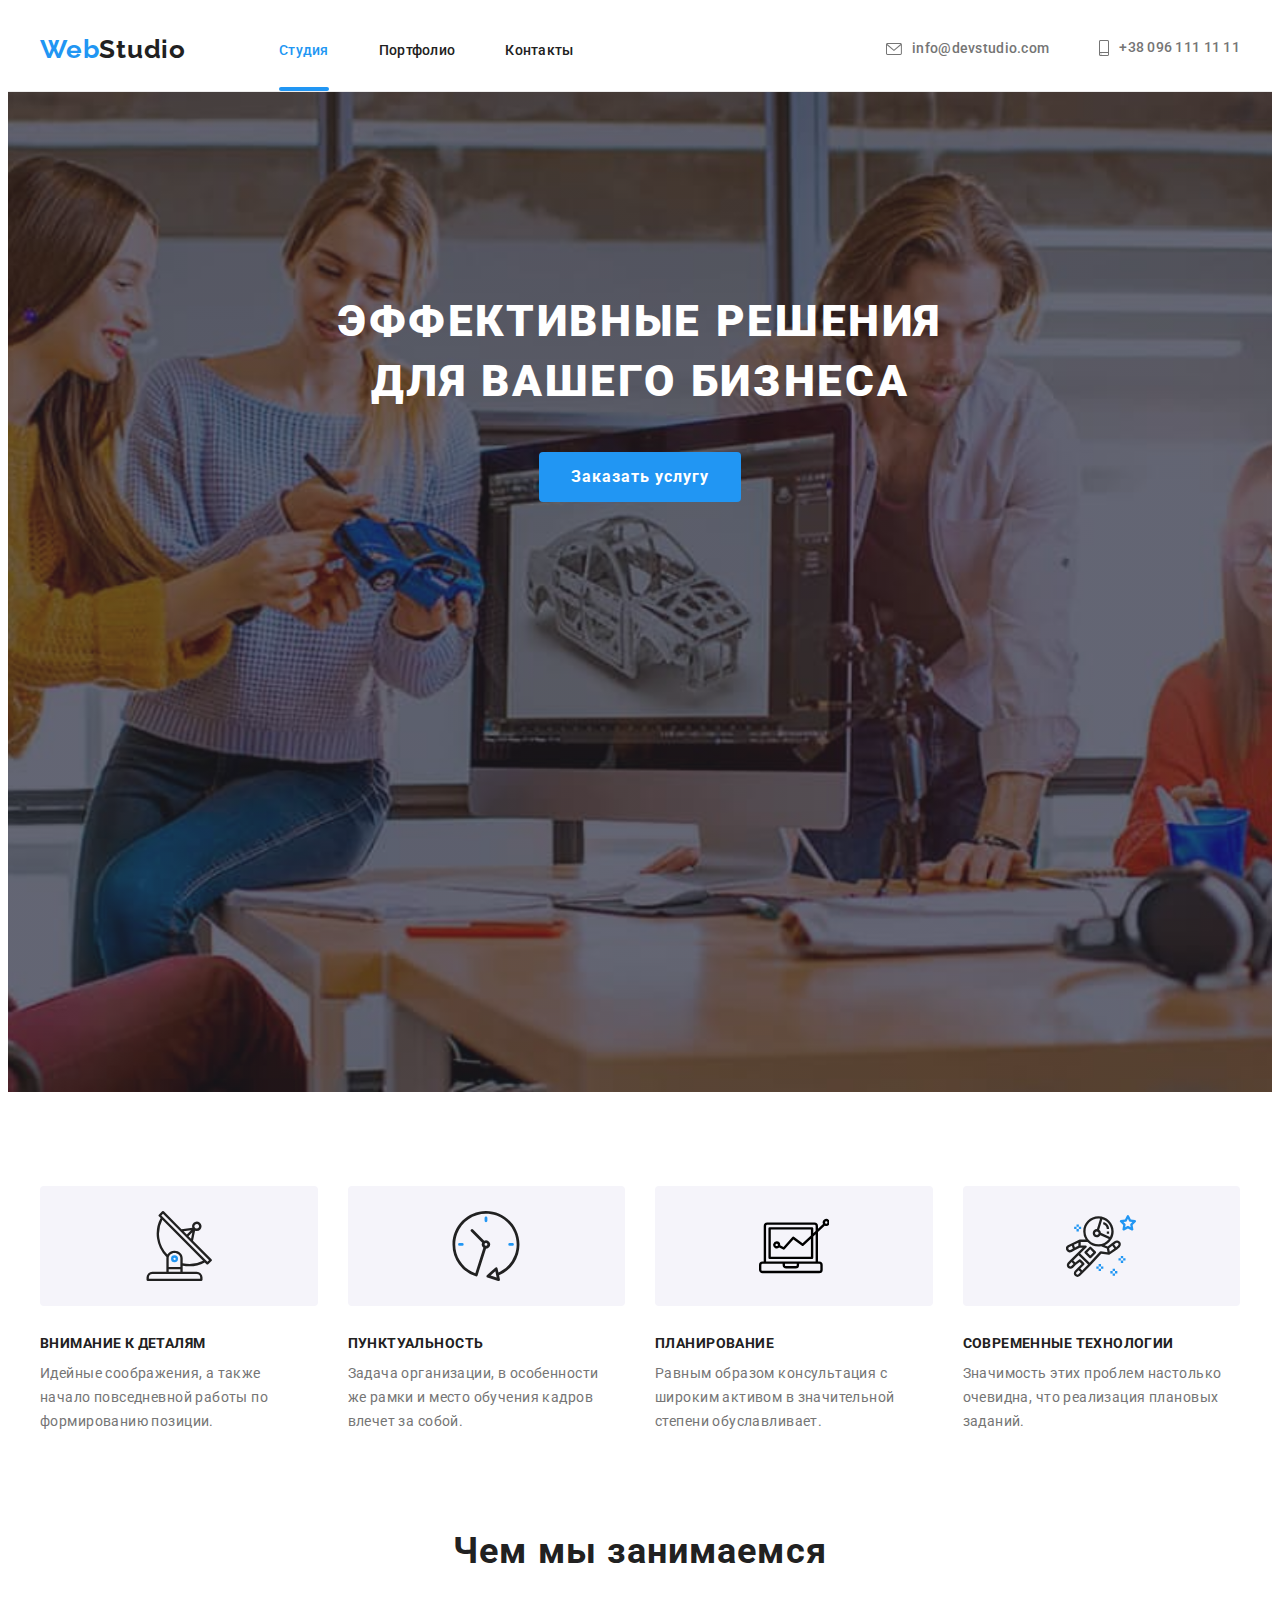
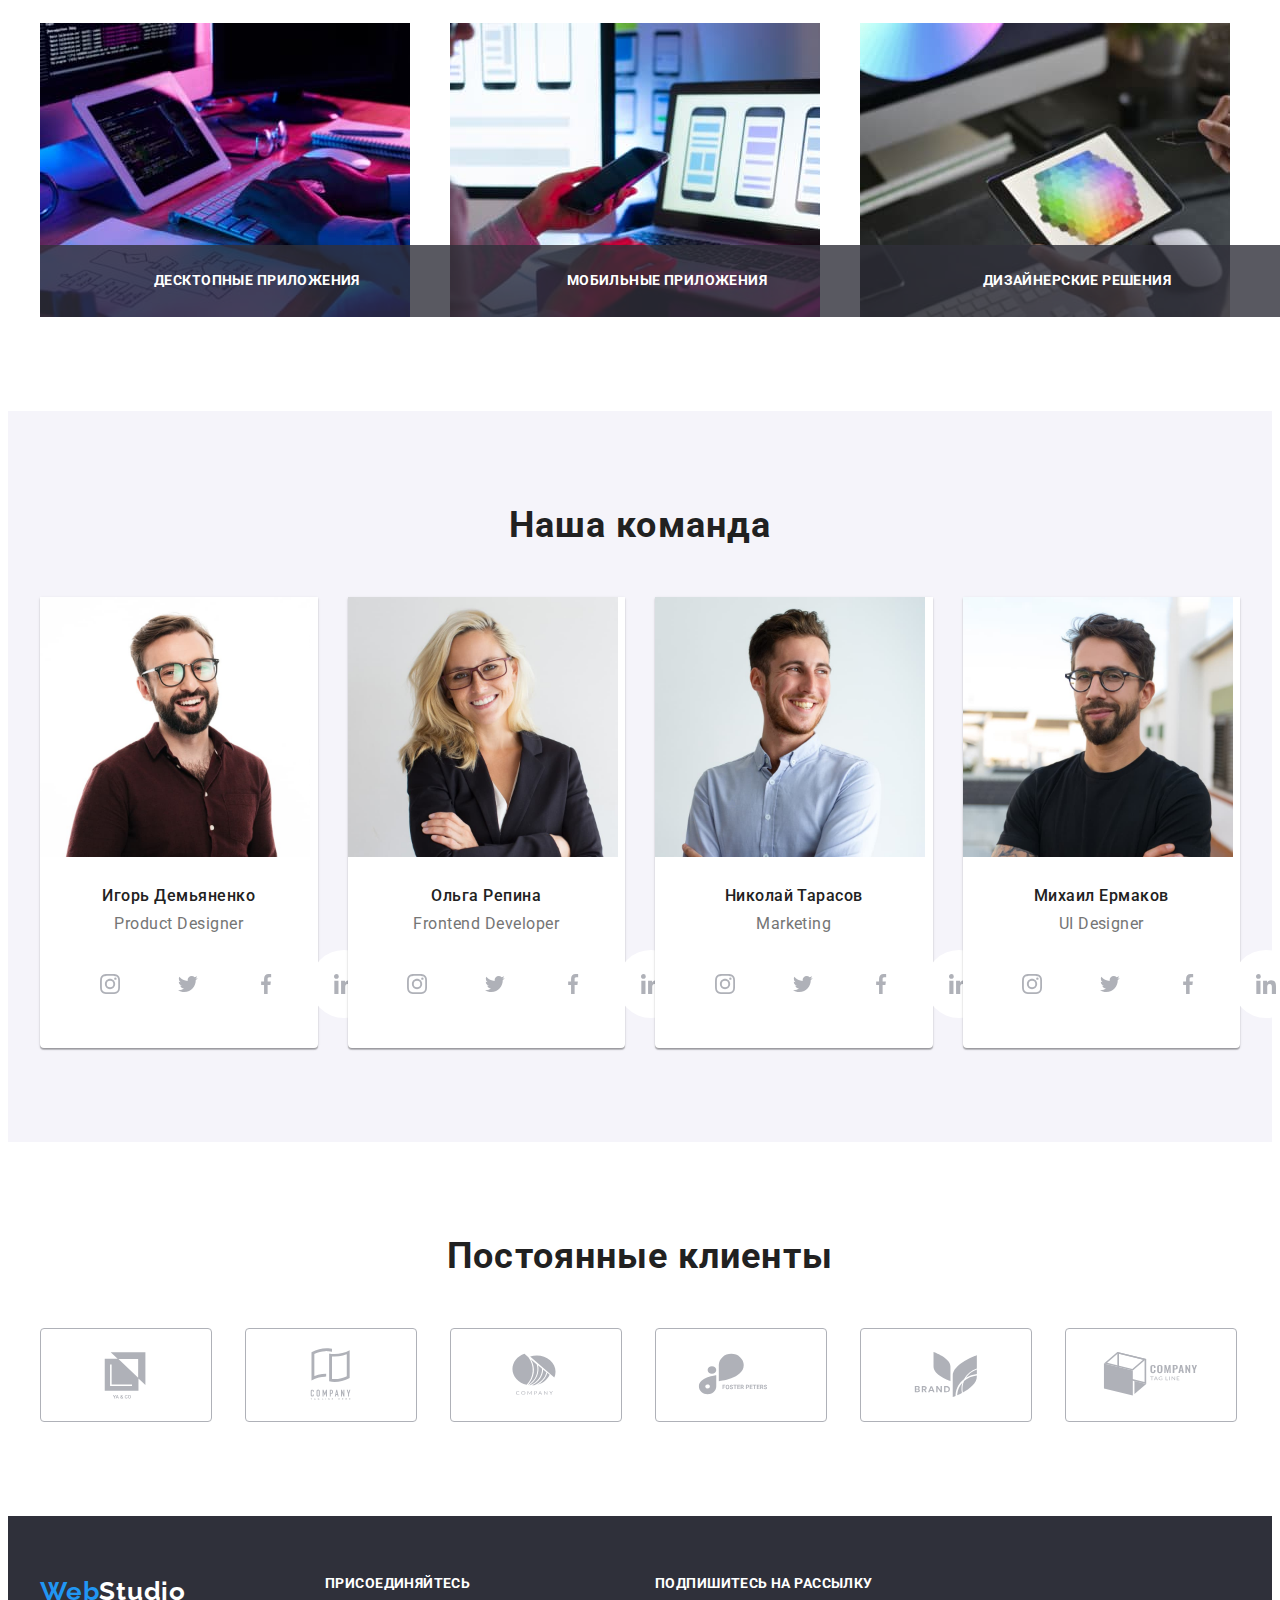
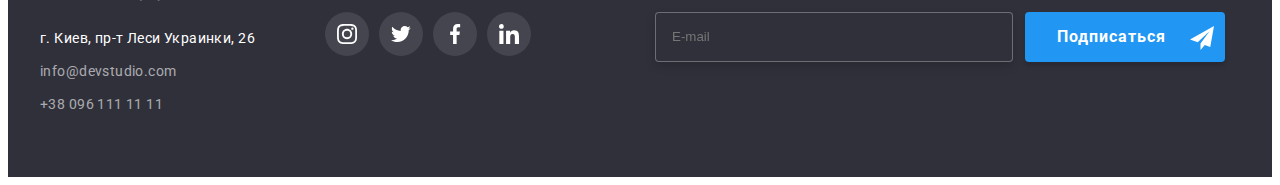
<file: index.html>
<!DOCTYPE html>
<html lang="ru">
  <head>
    <meta charset="UTF-8" />
    <meta http-equiv="X-UA-Compatible" content="IE=edge" />
    <meta name="viewport" content="width=device-width, initial-scale=1.0" />
    <title lang="en">WebStudio</title>
    <link rel="preconnect" href="https://fonts.gstatic.com" />
    <link
      href="https://fonts.googleapis.com/css2?family=Raleway:wght@700&family=Roboto:wght@400;500;700;900&display=swap"
      rel="stylesheet"
    />
    <link
      rel="stylesheet"
      href="https://cdnjs.cloudflare.com/ajax/libs/modern-normalize/1.0.0/modern-normalize.min.css"
      integrity="sha512-ISS7cAi1PEhQ8jnbJpJZMd29NlhNj4AWYyLOSp2CE/CsHxTCu+r+t0D2yoJudVrd0/8fTVPUVDzY5Tvli75u/g=="
      crossorigin="anonymous"
    />
    <link rel="stylesheet" href="./css/styles.css" />
  </head>
  <body>
    <!-- Верхняя линия -->
    <header class="header">
      <div class="container">
        <!-- Шапка -->
        <a href="./index.html" class="logo link" lang="en">
          <span class="logo-span">Web</span>Studio
        </a>

        <nav>
          <ul class="menu-nav">
            <li class="item">
              <a href="./index.html" class="link current">Студия</a>
            </li>

            <li class="item">
              <a href="./portfolio.html" class="link">Портфолио</a>
            </li>

            <li class="item">
              <a href="" class="link">Контакты</a>
            </li>
          </ul>
        </nav>

        <ul class="contacts-nav">
          <li class="item">
            <a href="mailto:info@devstudio.com" class="link"
              ><svg class="contacts-icon email-icon">
                <use href="./images/symbol-defs.svg#icon-email"></use></svg
              >info@devstudio.com</a
            >
          </li>

          <li class="item">
            <a href="tel:+380961111111" class="link"
              ><svg class="contacts-icon tel-icon">
                <use href="./images/symbol-defs.svg#icon-smartphone"></use></svg
              >+38 096 111 11 11</a
            >
          </li>
        </ul>
      </div>
    </header>

    <!-- Майн -->
    <main>
      <!-- Шапка -->
      <section class="cap section">
        <h1 class="cap-heading">Эффективные решения для вашего бизнеса</h1>
        <button type="button" class="cap-button" data-modal-open>
          Заказать услугу
        </button>
      </section>

      <!-- Особенности -->
      <section class="features section">
        <div class="container">
          <ul class="features-list">
            <li class="item">
              <div class="features-div-ivon">
                <svg class="icon-features">
                  <use href="./images/symbol-defs.svg#icon-antenna"></use>
                </svg>
              </div>

              <h3 class="title">Внимание к деталям</h3>
              <p class="text">
                Идейные соображения, а также начало повседневной работы по
                формированию позиции.
              </p>
            </li>
            <li class="item">
              <div class="features-div-ivon">
                <svg class="icon-features">
                  <use href="./images/symbol-defs.svg#icon-punctuality"></use>
                </svg>
              </div>

              <h3 class="title">Пунктуальность</h3>
              <p class="text">
                Задача организации, в особенности же рамки и место обучения
                кадров влечет за собой.
              </p>
            </li>

            <li class="item">
              <div class="features-div-ivon">
                <svg class="icon-features">
                  <use href="./images/symbol-defs.svg#icon-planning"></use>
                </svg>
              </div>

              <h3 class="title">Планирование</h3>
              <p class="text">
                Равным образом консультация с широким активом в значительной
                степени обуславливает.
              </p>
            </li>

            <li class="item">
              <div class="features-div-ivon">
                <svg class="icon-features">
                  <use href="./images/symbol-defs.svg#icon-technology"></use>
                </svg>
              </div>

              <h3 class="title">Современные технологии</h3>
              <p class="text">
                Значимость этих проблем настолько очевидна, что реализация
                плановых заданий.
              </p>
            </li>
          </ul>
        </div>
      </section>

      <!-- Чем мы занимаемся -->
      <section class="doing section">
        <div class="container">
          <h2 class="section-title">Чем мы занимаемся</h2>
          <ul class="doing-list">
            <li class="item">
              <h3 class="heading">Десктопные приложения</h3>
              <img src="./images/img1.jpg" alt="Код" width="370" />
            </li>

            <li class="item">
              <h3 class="heading">Мобильные приложения</h3>

              <img src="./images/img2.jpg" alt="Анимация" width="370" />
            </li>

            <li class="item">
              <h3 class="heading">Дизайнерские решения</h3>
              <img src="./images/img3.jpg" alt="Дизайн" width="370" />
            </li>
          </ul>
        </div>
      </section>

      <!-- Наша команда -->
      <section class="team section">
        <div class="container container-team">
          <h2 class="section-title">Наша команда</h2>
          <ul class="team-list">
            <li class="item">
              <img
                src="./images/igorr.jpg"
                width="270"
                alt="Изображение Игорья Демьяненко"
              />
              <div class="list-content">
                <h4 class="title">Игорь Демьяненко</h4>
                <p class="text" lang="en">Product Designer</p>
                <ul class="social-list list">
                  <li class="social-list-item">
                    <a class="social-list-link link" href=""
                      ><svg class="social-list-icon">
                        <use
                          href="./images/symbol-defs.svg#icon-instagram"
                        ></use></svg
                    ></a>
                  </li>
                  <li class="social-list-item">
                    <a class="social-list-link link" href=""
                      ><svg class="social-list-icon">
                        <use
                          href="./images/symbol-defs.svg#icon-twitter"
                        ></use></svg
                    ></a>
                  </li>
                  <li class="social-list-item">
                    <a class="social-list-link link" href=""
                      ><svg class="social-list-icon">
                        <use
                          href="./images/symbol-defs.svg#icon-facebook"
                        ></use></svg
                    ></a>
                  </li>
                  <li class="social-list-item">
                    <a class="social-list-link link" href=""
                      ><svg class="social-list-icon">
                        <use
                          href="./images/symbol-defs.svg#icon-linkedin"
                        ></use></svg
                    ></a>
                  </li>
                </ul>
              </div>
            </li>

            <li class="item">
              <img
                src="./images/olga.jpg"
                width="270"
                alt="Изображение Ольга Репина"
              />
              <div class="list-content">
                <h4 class="title">Ольга Репина</h4>
                <p class="text" lang="en">Frontend Developer</p>
                <ul class="social-list list">
                  <li class="social-list-item">
                    <a class="social-list-link link" href=""
                      ><svg class="social-list-icon">
                        <use
                          href="./images/symbol-defs.svg#icon-instagram"
                        ></use></svg
                    ></a>
                  </li>
                  <li class="social-list-item">
                    <a class="social-list-link link" href=""
                      ><svg class="social-list-icon">
                        <use
                          href="./images/symbol-defs.svg#icon-twitter"
                        ></use></svg
                    ></a>
                  </li>
                  <li class="social-list-item">
                    <a class="social-list-link link" href=""
                      ><svg class="social-list-icon">
                        <use
                          href="./images/symbol-defs.svg#icon-facebook"
                        ></use></svg
                    ></a>
                  </li>
                  <li class="social-list-item">
                    <a class="social-list-link link" href=""
                      ><svg class="social-list-icon">
                        <use
                          href="./images/symbol-defs.svg#icon-linkedin"
                        ></use></svg
                    ></a>
                  </li>
                </ul>
              </div>
            </li>

            <li class="item">
              <img
                src="./images/nikolay.jpg"
                width="270"
                alt="Изображение Николайя Тарасова"
              />
              <div class="list-content">
                <h4 class="title">Николай Тарасов</h4>
                <p class="text" lang="en">Marketing</p>
                <ul class="social-list list">
                  <li class="social-list-item">
                    <a class="social-list-link link" href=""
                      ><svg class="social-list-icon">
                        <use
                          href="./images/symbol-defs.svg#icon-instagram"
                        ></use></svg
                    ></a>
                  </li>
                  <li class="social-list-item">
                    <a class="social-list-link link" href=""
                      ><svg class="social-list-icon">
                        <use
                          href="./images/symbol-defs.svg#icon-twitter"
                        ></use></svg
                    ></a>
                  </li>
                  <li class="social-list-item">
                    <a class="social-list-link link" href=""
                      ><svg class="social-list-icon">
                        <use
                          href="./images/symbol-defs.svg#icon-facebook"
                        ></use></svg
                    ></a>
                  </li>
                  <li class="social-list-item">
                    <a class="social-list-link link" href=""
                      ><svg class="social-list-icon">
                        <use
                          href="./images/symbol-defs.svg#icon-linkedin"
                        ></use></svg
                    ></a>
                  </li>
                </ul>
              </div>
            </li>

            <li class="item">
              <img
                src="./images/mikhail.jpg"
                width="270"
                alt="Изображение Михаила Ермакова"
              />
              <div class="list-content">
                <h4 class="title">Михаил Ермаков</h4>
                <p class="text" lang="en">UI Designer</p>
                <ul class="social-list list">
                  <li class="social-list-item">
                    <a class="social-list-link link" href=""
                      ><svg class="social-list-icon">
                        <use
                          href="./images/symbol-defs.svg#icon-instagram"
                        ></use></svg
                    ></a>
                  </li>
                  <li class="social-list-item">
                    <a class="social-list-link link" href=""
                      ><svg class="social-list-icon">
                        <use
                          href="./images/symbol-defs.svg#icon-twitter"
                        ></use></svg
                    ></a>
                  </li>
                  <li class="social-list-item">
                    <a class="social-list-link link" href=""
                      ><svg class="social-list-icon">
                        <use
                          href="./images/symbol-defs.svg#icon-facebook"
                        ></use></svg
                    ></a>
                  </li>
                  <li class="social-list-item">
                    <a class="social-list-link link" href=""
                      ><svg class="social-list-icon">
                        <use
                          href="./images/symbol-defs.svg#icon-linkedin"
                        ></use></svg
                    ></a>
                  </li>
                </ul>
              </div>
            </li>
          </ul>
        </div>
      </section>

      <section class="section">
        <div class="container">
          <h2 class="section-title">Постоянные клиенты</h2>
          <ul class="list-client list">
            <li class="item">
              <a class="link" href=""
                ><svg class="logo-client-company">
                  <use href="./images/symbol-defs.svg#icon-yaco"></use></svg
              ></a>
            </li>
            <li class="item">
              <a class="link" href=""
                ><svg class="logo-client-company">
                  <use href="./images/symbol-defs.svg#icon-tagline"></use></svg
              ></a>
            </li>
            <li class="item">
              <a class="link" href=""
                ><svg class="logo-client-company">
                  <use href="./images/symbol-defs.svg#icon-company"></use></svg
              ></a>
            </li>
            <li class="item">
              <a class="link" href=""
                ><svg class="logo-client-company">
                  <use href="./images/symbol-defs.svg#icon-foster"></use></svg
              ></a>
            </li>
            <li class="item">
              <a class="link" href=""
                ><svg class="logo-client-company">
                  <use href="./images/symbol-defs.svg#icon-brand"></use></svg
              ></a>
            </li>
            <li class="item">
              <a class="link" href=""
                ><svg class="logo-client-company">
                  <use
                    href="./images/symbol-defs.svg#icon-cptagline"
                  ></use></svg
              ></a>
            </li>
          </ul>
        </div>
      </section>
    </main>

    <!-- Подвал -->
    <footer class="footer">
      <div class="container footer-container">
        <div class="footer-first-grid">
          <div>
            <a href="./index.html" class="logo link" lang="en"
              ><span class="logo-span">Web</span>Studio</a
            >
            <address>
              <ul class="footer-list">
                <li class="item">
                  <a
                    class="contact-list-link link location"
                    href="https://goo.gl/maps/gFSnzHAGVieAKpkWA"
                    target="_blank"
                    >г. Киев, пр-т Леси Украинки, 26</a
                  >
                </li>

                <li class="item">
                  <a href="mailto:info@devstudio.com" class="contacts link"
                    >info@devstudio.com</a
                  >
                </li>

                <li class="item">
                  <a href="tel:+380961111111" class="contacts link"
                    >+38 096 111 11 11</a
                  >
                </li>
              </ul>
            </address>
          </div>
          <div class="footer-div-link">
            <h3 class="text">присоединяйтесь</h3>
            <ul class="footer-link list">
              <li class="footer-social item">
                <a class="footer-social-link link" href=""
                  ><svg class="footer-social-icon">
                    <use
                      href="./images/symbol-defs.svg#icon-instagram"
                    ></use></svg
                ></a>
              </li>
              <li class="footer-social item">
                <a class="footer-social-link link" href=""
                  ><svg class="footer-social-icon">
                    <use
                      href="./images/symbol-defs.svg#icon-twitter"
                    ></use></svg
                ></a>
              </li>
              <li class="footer-social item">
                <a class="footer-social-link link" href=""
                  ><svg class="footer-social-icon">
                    <use
                      href="./images/symbol-defs.svg#icon-facebook"
                    ></use></svg
                ></a>
              </li>
              <li class="footer-social item">
                <a class="footer-social-link link" href=""
                  ><svg class="footer-social-icon">
                    <use
                      href="./images/symbol-defs.svg#icon-linkedin"
                    ></use></svg
                ></a>
              </li>
            </ul>
          </div>
        </div>

        <div class="footer-second-grid">
          <h3 class="text">Подпишитесь на рассылку</h3>
          <form action="#" class="footer-form">
            <input
              type="email"
              name="user-mail"
              class="footer-inp"
              placeholder="E-mail"
              required
            />
            <button type="submit" class="footer-button">Подписаться</button>
            <svg class="footer-icon">
              <use href="./images/symbol-defs.svg#icon-send"></use>
            </svg>
          </form>
        </div>
      </div>
    </footer>
    <div class="backdrop is-hidden" data-modal>
      <div class="modal">
        <button type="button" class="button-close" data-modal-close>
          <svg class="modal-close">
            <use href="./images/symbol-defs.svg#icon-close"></use>
          </svg>
        </button>
        <p class="text">Оставьте свои данные, мы вам перезвоним</p>
        <form action="#">
          <div class="modal-filed">
            <label for="name" class="label">Имя</label>
            <input
              type="text"
              name="user-name"
              id="name"
              class="modal-input"
              required
              minlength="2"
            />
            <svg class="modal-icon">
              <use href="./images/symbol-defs.svg#icon-name"></use>
            </svg>
          </div>
          <div class="modal-filed">
            <label for="tel" class="label">Телефон</label>
            <input
              type="tel"
              name="user-phone"
              id="tel"
              class="modal-input"
              pattern="[0-9]{3}-[0-9]{3}-[0-9]{2}-[0-9]{2}"
              title="096-111-11-11"
              required
            />
            <svg class="modal-icon">
              <use href="./images/symbol-defs.svg#icon-phone"></use>
            </svg>
          </div>
          <div class="modal-filed">
            <label for="mail" class="label">Почта</label>
            <input
              type="email"
              name="user-email"
              id="mail"
              class="modal-input"
              required
            />
            <svg class="modal-icon">
              <use href="./images/symbol-defs.svg#icon-mail"></use>
            </svg>
          </div>
          <div class="modal-filed textarea">
            <label for="inp-text" class="label">Комментарий</label>
            <textarea
              name="user-text"
              id="inp-text"
              class="modal-text"
              placeholder="Введите текст"
            ></textarea>
          </div>
          <div class="checkbox-last">
            <input
              type="checkbox"
              id="checkbox"
              class="input-checkbox"
              required
            />
            <label for="checkbox" class="check-label"
              >Соглашаюсь с рассылкой и принимаю
              <span><a href="" class="modal-link">Условия договора</a></span
              ><span class="modal-check-span">
                <svg class="modal-check">
                  <use href="./images/symbol-defs.svg#icon-check"></use>
                </svg>
              </span>
            </label>
          </div>
          <div class="modal-div-button">
            <button type="submit" class="modal-button">Отправить</button>
          </div>
        </form>
      </div>
    </div>
    <script src="./js/modal.js"></script>
  </body>
</html>
</file>
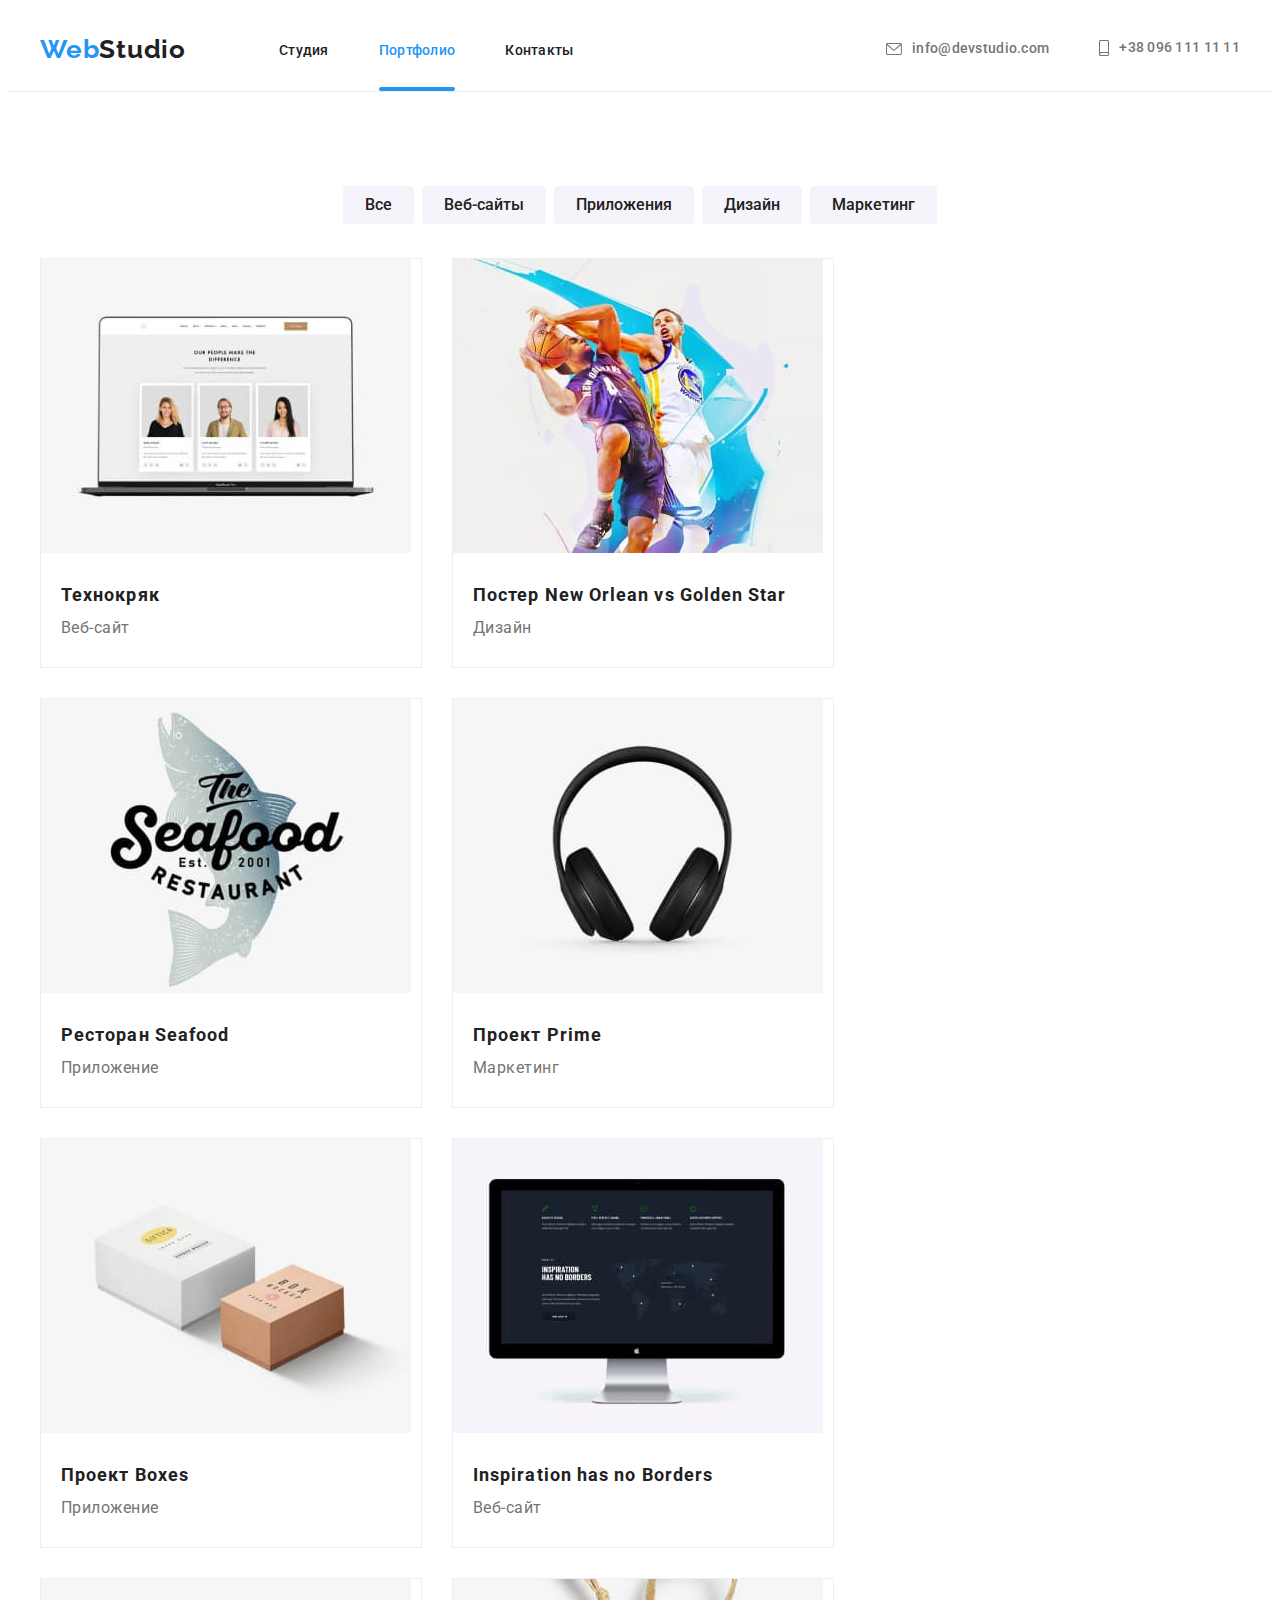
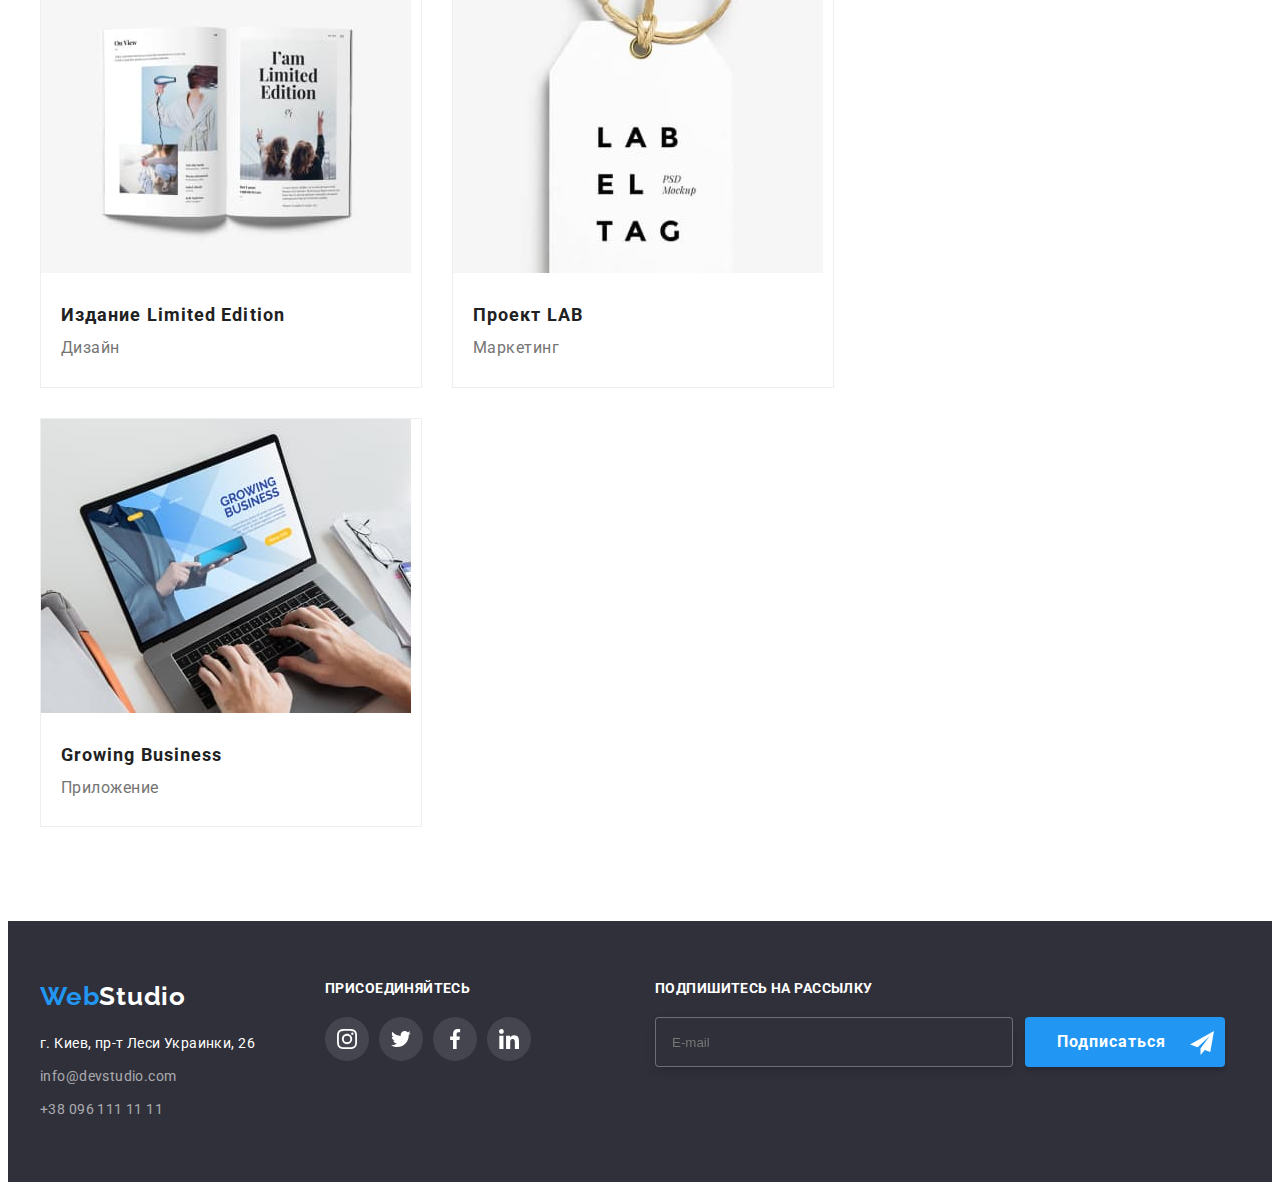
<file: portfolio.html>
<!DOCTYPE html>
<html lang="ru">
  <head>
    <meta charset="UTF-8" />
    <meta http-equiv="X-UA-Compatible" content="IE=edge" />
    <meta name="viewport" content="width=device-width, initial-scale=1.0" />
    <title lang="en">WebStudio</title>
    <link rel="preconnect" href="https://fonts.gstatic.com" />
    <link
      href="https://fonts.googleapis.com/css2?family=Raleway:wght@700&family=Roboto:wght@400;500;700;900&display=swap"
      rel="stylesheet"
    />
    <link
      rel="stylesheet"
      href="https://cdnjs.cloudflare.com/ajax/libs/modern-normalize/1.0.0/modern-normalize.min.css"
      integrity="sha512-ISS7cAi1PEhQ8jnbJpJZMd29NlhNj4AWYyLOSp2CE/CsHxTCu+r+t0D2yoJudVrd0/8fTVPUVDzY5Tvli75u/g=="
      crossorigin="anonymous"
    />
    <link rel="stylesheet" href="./css/styles.css" />
  </head>
  <body>
    <!-- Верхняя линия -->
    <header class="header">
      <div class="container">
        <!-- Шапка -->
        <a href="./index.html" class="logo link" lang="en">
          <span class="logo-span">Web</span>Studio
        </a>

        <nav>
          <ul class="menu-nav">
            <li class="item">
              <a href="./index.html" class="link">Студия</a>
            </li>

            <li class="item">
              <a href="./portfolio.html" class="link current">Портфолио</a>
            </li>

            <li class="item">
              <a href="" class="link">Контакты</a>
            </li>
          </ul>
        </nav>

        <ul class="contacts-nav">
          <li class="item">
            <a href="mailto:info@devstudio.com" class="link"
              ><svg class="contacts-icon email-icon">
                <use href="./images/symbol-defs.svg#icon-email"></use></svg
              >info@devstudio.com</a
            >
          </li>

          <li class="item">
            <a href="tel:+380961111111" class="link"
              ><svg class="contacts-icon tel-icon">
                <use href="./images/symbol-defs.svg#icon-smartphone"></use></svg
              >+38 096 111 11 11</a
            >
          </li>
        </ul>
      </div>
    </header>

    <!-- Майн -->
    <main class="main">
      <section class="section">
        <div class="container">
          <ul class="filters">
            <li class="item">
              <button type="button" class="main-button">Все</button>
            </li>

            <li class="item">
              <button type="button" class="main-button">Веб-сайты</button>
            </li>

            <li class="item">
              <button type="button" class="main-button">Приложения</button>
            </li>

            <li class="item">
              <button type="button" class="main-button">Дизайн</button>
            </li>

            <li class="item">
              <button type="button" class="main-button">Маркетинг</button>
            </li>
          </ul>

          <ul class="project">
            <li class="item">
              <a class="project-link link" href=""
                ><div class="project-div-box">
                  <img
                    src="./images/technocryk.jpg"
                    width="370"
                    alt="Изображение людей на сайте"
                  />
                  <div class="overlay">
                    <p class="project-overlay">
                      Технокряк это современная площадка распространения
                      коронавируса. Компании используют эту платформу для
                      цифрового шпионажа и атак на защищённые сервера
                      конкурентов.
                    </p>
                  </div>
                </div>
                <div class="project-box">
                  <h2 class="title">Технокряк</h2>
                  <p class="paragraph">Веб-сайт</p>
                </div></a
              >
            </li>

            <li class="item">
              <a class="project-link link" href=""
                ><div class="project-div-box">
                  <img
                    src="./images/orlean&golden.jpg"
                    width="370"
                    alt="Изображение два боскетболиста"
                  />
                  <div class="overlay">
                    <p class="project-overlay">
                      Технокряк это современная площадка распространения
                      коронавируса. Компании используют эту платформу для
                      цифрового шпионажа и атак на защищённые сервера
                      конкурентов.
                    </p>
                  </div>
                </div>
                <div class="project-box">
                  <h2 class="title">Постер New Orlean vs Golden Star</h2>
                  <p class="paragraph">Дизайн</p>
                </div></a
              >
            </li>

            <li class="item">
              <a class="project-link link" href=""
                ><div class="project-div-box">
                  <img
                    src="./images/seafood.jpg"
                    width="370"
                    alt="Изображение рыбного ресторана"
                  />
                  <div class="overlay">
                    <p class="project-overlay">
                      Технокряк это современная площадка распространения
                      коронавируса. Компании используют эту платформу для
                      цифрового шпионажа и атак на защищённые сервера
                      конкурентов.
                    </p>
                  </div>
                </div>
                <div class="project-box">
                  <h2 class="title">Ресторан Seafood</h2>
                  <p class="paragraph">Приложение</p>
                </div></a
              >
            </li>

            <li class="item">
              <a class="project-link link" href=""
                ><div class="project-div-box">
                  <img
                    src="./images/prime.jpg"
                    width="370"
                    alt="Изображение наушников"
                  />
                  <div class="overlay">
                    <p class="project-overlay">
                      Технокряк это современная площадка распространения
                      коронавируса. Компании используют эту платформу для
                      цифрового шпионажа и атак на защищённые сервера
                      конкурентов.
                    </p>
                  </div>
                </div>
                <div class="project-box">
                  <h2 class="title">Проект Prime</h2>
                  <p class="paragraph">Маркетинг</p>
                </div></a
              >
            </li>

            <li class="item">
              <a class="project-link link" href=""
                ><div class="project-div-box">
                  <img
                    src="./images/boxes.jpg"
                    width="370"
                    alt="Изображение 2 коробок"
                  />
                  <div class="overlay">
                    <p class="project-overlay">
                      Технокряк это современная площадка распространения
                      коронавируса. Компании используют эту платформу для
                      цифрового шпионажа и атак на защищённые сервера
                      конкурентов.
                    </p>
                  </div>
                </div>
                <div class="project-box">
                  <h2 class="title">Проект Boxes</h2>
                  <p class="paragraph">Приложение</p>
                </div></a
              >
            </li>

            <li class="item">
              <a class="project-link link" href=""
                ><div class="project-div-box">
                  <img
                    src="./images/borders.jpg"
                    width="370"
                    alt="Изображение монитора"
                  />
                  <div class="overlay">
                    <p class="project-overlay">
                      Технокряк это современная площадка распространения
                      коронавируса. Компании используют эту платформу для
                      цифрового шпионажа и атак на защищённые сервера
                      конкурентов.
                    </p>
                  </div>
                </div>
                <div class="project-box">
                  <h2 class="title" lang="en">Inspiration has no Borders</h2>
                  <p class="paragraph">Веб-сайт</p>
                </div></a
              >
            </li>

            <li class="item">
              <a class="project-link link" href=""
                ><div class="project-div-box">
                  <img
                    src="./images/limitededition.jpg"
                    width="370"
                    alt="Изображение журнала"
                  />
                  <div class="overlay">
                    <p class="project-overlay">
                      Технокряк это современная площадка распространения
                      коронавируса. Компании используют эту платформу для
                      цифрового шпионажа и атак на защищённые сервера
                      конкурентов.
                    </p>
                  </div>
                </div>
                <div class="project-box">
                  <h2 class="title">Издание Limited Edition</h2>
                  <p class="paragraph">Дизайн</p>
                </div></a
              >
            </li>
            <li class="item">
              <a class="project-link link" href=""
                ><div class="project-div-box">
                  <img
                    src="./images/lab.jpg"
                    width="370"
                    alt="Изображение бирки с надписем"
                  />
                  <div class="overlay">
                    <p class="project-overlay">
                      Технокряк это современная площадка распространения
                      коронавируса. Компании используют эту платформу для
                      цифрового шпионажа и атак на защищённые сервера
                      конкурентов.
                    </p>
                  </div>
                </div>
                <div class="project-box">
                  <h2 class="title">Проект LAB</h2>
                  <p class="paragraph">Маркетинг</p>
                </div></a
              >
            </li>

            <li class="item">
              <a class="project-link link" href=""
                ><div class="project-div-box">
                  <img
                    src="./images/growingBusiness.jpg"
                    width="370"
                    alt="Изображение ноутбука"
                  />
                  <div class="overlay">
                    <p class="project-overlay">
                      Технокряк это современная площадка распространения
                      коронавируса. Компании используют эту платформу для
                      цифрового шпионажа и атак на защищённые сервера
                      конкурентов.
                    </p>
                  </div>
                </div>
                <div class="project-box">
                  <h2 class="title" lang="en">Growing Business</h2>
                  <p class="paragraph">Приложение</p>
                </div></a
              >
            </li>
          </ul>
        </div>
      </section>
    </main>

    <!-- Подвал -->
    <footer class="footer">
      <div class="container footer-container">
        <div class="footer-first-grid">
          <div>
            <a href="./index.html" class="logo link" lang="en"
              ><span class="logo-span">Web</span>Studio</a
            >
            <address>
              <ul class="footer-list">
                <li class="item">
                  <a
                    class="contact-list-link link location"
                    href="https://goo.gl/maps/gFSnzHAGVieAKpkWA"
                    target="_blank"
                    >г. Киев, пр-т Леси Украинки, 26</a
                  >
                </li>

                <li class="item">
                  <a href="mailto:info@devstudio.com" class="contacts link"
                    >info@devstudio.com</a
                  >
                </li>

                <li class="item">
                  <a href="tel:+380961111111" class="contacts link"
                    >+38 096 111 11 11</a
                  >
                </li>
              </ul>
            </address>
          </div>
          <div class="footer-div-link">
            <h3 class="text">присоединяйтесь</h3>
            <ul class="footer-link list">
              <li class="footer-social item">
                <a class="footer-social-link link" href=""
                  ><svg class="footer-social-icon">
                    <use
                      href="./images/symbol-defs.svg#icon-instagram"
                    ></use></svg
                ></a>
              </li>
              <li class="footer-social item">
                <a class="footer-social-link link" href=""
                  ><svg class="footer-social-icon">
                    <use
                      href="./images/symbol-defs.svg#icon-twitter"
                    ></use></svg
                ></a>
              </li>
              <li class="footer-social item">
                <a class="footer-social-link link" href=""
                  ><svg class="footer-social-icon">
                    <use
                      href="./images/symbol-defs.svg#icon-facebook"
                    ></use></svg
                ></a>
              </li>
              <li class="footer-social item">
                <a class="footer-social-link link" href=""
                  ><svg class="footer-social-icon">
                    <use
                      href="./images/symbol-defs.svg#icon-linkedin"
                    ></use></svg
                ></a>
              </li>
            </ul>
          </div>
        </div>

        <div class="footer-second-grid">
          <h3 class="text">Подпишитесь на рассылку</h3>
          <form action="#" class="footer-form">
            <input
              type="email"
              name="user-mail"
              class="footer-inp"
              placeholder="E-mail"
              required
            />
            <button type="submit" class="footer-button">Подписаться</button>
            <svg class="footer-icon">
              <use href="./images/symbol-defs.svg#icon-send"></use>
            </svg>
          </form>
        </div>
      </div>
    </footer>
  </body>
</html>
</file>
<file: css/styles.css>
:root {
  --logo-colors: #2196f3;
  --black-heading-text: #212121;
  --white-text: #ffffff;
  --button-hover: #1976d2;
}

body {
  font-family: Roboto, sans-serif;
}

button {
  font-family: Roboto;
}

img {
  display: block;
  max-width: 100%;
  height: auto;
}

h1,
h2,
h3,
h4,
h5,
h6,
p {
  margin: 0;
}

ul,
ol {
  margin: 0;
  padding-left: 0;
  list-style: none;
}

nav {
  margin-left: 93px;
}

address {
  font-style: normal;
}

.link {
  text-decoration: none;
}

/* ===========================RANDOM================================== */

.container {
  width: 1200px;
  padding-left: 15px;
  padding-right: 15px;
  margin-left: auto;
  margin-right: auto;
}

.section-title {
  margin-bottom: 50px;
  color: var(--black-heading-text);
  font-weight: 700;
  font-size: 36px;
  line-height: 1.16;
  letter-spacing: 0.03em;
  text-align: center;
}

/* ===============================HEADER=================================== */
.header {
  background: var(--white-text);
  border-bottom: solid 1px #ececec;
}

.header .container {
  display: flex;
  align-items: center;
}

.section {
  padding-top: 94px;
  padding-bottom: 94px;
}

.cap-button,
.main-button {
  cursor: pointer;
}

/* =======================LIST HEADER================================== */
.logo {
  color: var(--black-heading-text);
  font-family: Raleway, cursive;

  font-weight: 700;
  font-size: 26px;
  line-height: 1.19;
  letter-spacing: 0.03em;
}

.logo-span {
  color: var(--logo-colors);
}

.menu-nav .link {
  color: var(--black-heading-text);
  font-weight: 500;
  font-size: 14px;
  line-height: 1.14;
  letter-spacing: 0.02em;
  transition: color cubic-bezier(0.4, 0, 0.2, 1) 250ms;
}

.menu-nav {
  display: flex;
}

.menu-nav .link:hover,
.menu-nav .link:focus {
  color: var(--logo-colors);
}

.menu-nav .link.current {
  color: var(--logo-colors);
}

.menu-nav .item:not(:last-child) {
  margin-right: 50px;
}

.menu-nav .item {
  margin-right: auto;
  position: relative;
  display: block;
  padding-top: 32px;
  padding-bottom: 32px;
}

.contacts-nav {
  display: flex;
  margin-left: auto;
}

.contacts-nav .item:not(:last-child) {
  margin-right: 50px;
}

.contacts-nav .link {
  color: #757575;
  font-weight: 500;
  font-size: 14px;
  line-height: 1.14;
  letter-spacing: 0.02em;
  display: inline-flex;
  align-items: center;
  transition: color cubic-bezier(0.4, 0, 0.2, 1) 250ms;
}

.contacts-nav .link:hover,
.contacts-nav .link:hover,
.contacts-nav .link:hover .tel-icon,
.contacts-nav .link:hover .email-icon,
.contacts-nav .link:focus,
.contacts-nav .link:focus,
.contacts-nav .link:focus .tel-icon,
.contacts-nav .link:focus .email-icon {
  color: var(--logo-colors);
  fill: var(--logo-colors);
}

.email-icon {
  width: 16px;
  height: 12px;
  margin-right: 10px;
  fill: #757575;
  transition: fill cubic-bezier(0.4, 0, 0.2, 1) 250ms;
}

.tel-icon {
  width: 10px;
  height: 16px;
  margin-right: 10px;
  fill: #757575;
  transition: fill cubic-bezier(0.4, 0, 0.2, 1) 250ms;
}

.current::after {
  content: "";
  position: absolute;
  display: block;
  left: 0;
  bottom: 0;
  width: 100%;
  height: 4px;
  border-radius: 2px;
  background: var(--logo-colors);
}
/* =======================HEADING END================================== */

/* =======================MAIN========================================= */
.cap {
  background-image: linear-gradient(
      rgba(47, 48, 58, 0.4),
      rgba(47, 48, 58, 0.4)
    ),
    url(../images/headerImg.jpg);
  background-repeat: no-repeat;
  background-position: center;
  background-size: cover;
  max-width: 1600px;
  min-height: 600px;
  text-align: center;
  padding-top: 200px;
  padding-bottom: 200px;
}

.cap-heading {
  color: var(--white-text);
  font-weight: 900;
  font-size: 44px;
  line-height: 1.36;
  letter-spacing: 0.06em;
  text-transform: uppercase;
  max-width: 696px;
  margin: 0px auto 40px;
}

.cap-button {
  background: var(--logo-colors);
  color: var(--white-text);
  border: solid transparent;
  font-weight: 700;
  font-size: 16px;
  line-height: 1.87;
  letter-spacing: 0.06em;
  border-radius: 4px;
  padding: 10px 32px;
  border: none;
  transition: background 250ms cubic-bezier(0.4, 0, 0.2, 1);
}

.cap-button:hover,
.cap-button:focus {
  background: var(--button-hover);
}
/* ===========================FEATURES=========================== */

.features-list {
  display: flex;
  flex-wrap: wrap;
  margin-left: -30px;
}

.features-list .item {
  flex-basis: calc((100% - 120px) / 4);
  margin-left: 30px;
}

.features .title {
  color: var(--black-heading-text);

  font-weight: 700;
  font-size: 14px;
  line-height: 1.14;
  letter-spacing: 0.03em;
  text-transform: uppercase;
  margin-bottom: 10px;
  margin-top: 0;
  width: 270px;
  height: 16px;
}

.features .text {
  color: #757575;
  font-size: 14px;
  line-height: 1.71;
  letter-spacing: 0.03em;
  width: 270px;
  height: 75px;
  flex-wrap: wrap;
}

.features-div-ivon {
  width: 100%;
  height: 120px;
  display: inline-flex;
  justify-content: center;
  align-items: center;
  background: #f5f4fa;
  border-radius: 4px;
  margin-bottom: 30px;
}

.icon-features {
  width: 70px;
  height: 70px;
}

/* ================================WHAT ARE WE DOING============================= */
.doing {
  padding-top: 0;
}

.doing-list {
  display: flex;
  flex-wrap: wrap;
  margin-left: -30px;
}

.doing .item {
  position: relative;
  margin-left: 30px;
  flex-basis: calc((100% - 90px) / 3);
}

.doing-list .heading {
  position: absolute;
  bottom: 0;
  left: 0;
  width: 100%;
  padding: 27px;
  font-weight: 700;
  font-size: 14px;
  line-height: 1.24;
  text-align: center;
  letter-spacing: 0.03em;
  text-transform: uppercase;
  color: #ffffff;
  background: rgba(47, 48, 58, 0.8);
}

/* ================================OUR TEAM================================= */
.team {
  background: #f5f4fa;
}

.team .title {
  color: var(--black-heading-text);
  font-weight: 500;
  font-size: 16px;
  line-height: 1.18;
  letter-spacing: 0.03em;
  text-align: center;
  margin-bottom: 10px;
}

.team .text {
  color: #757575;
  font-size: 16px;
  line-height: 1.18;
  letter-spacing: 0.03em;
  text-align: center;
  margin-bottom: 16px;
}

.team-list {
  display: flex;
  flex-wrap: wrap;
  margin-left: -30px;
}

.team-list .item {
  background: var(--white-text);
  flex-basis: calc((100% - 120px) / 4);
  margin-left: 30px;
  box-shadow: 0px 1px 3px rgba(0, 0, 0, 0.12), 0px 1px 1px rgba(0, 0, 0, 0.14),
    0px 2px 1px rgba(0, 0, 0, 0.2);
  border-radius: 0px 0px 4px 4px;
}

.list-content {
  width: 206px;
  margin-left: auto;
  margin-right: auto;
  padding-top: 30px;
  padding-bottom: 30px;
}

.social-list {
  display: inline-flex;
  margin-left: -10px;
}

.social-list-item {
  margin-left: 10px;
  flex-basis: calc((100% - 40px) / 4);
}

.social-list-link {
  display: flex;
  justify-content: center;
  align-items: center;
  width: 44px;
  height: 44px;
  border-radius: 50%;
  background: #ffffff;
  padding: 12px 12px;
  transition: background 250ms cubic-bezier(0.4, 0, 0.2, 1);
}

.social-list-link:hover,
.social-list-link:focus {
  background-color: var(--logo-colors);
}

.social-list-link:hover .social-list-icon,
.social-list-link:focus .social-list-icon {
  fill: #fff;
}

.social-list-icon {
  width: 20px;
  height: 20px;
  fill: #afb1b8;
  transition: fill 250ms cubic-bezier(0.4, 0, 0.2, 1);
}

/* ====================================Regular customers=========================== */
.list-client {
  flex-wrap: wrap;
  display: flex;
  margin-left: -30px;
}

.list-client .item {
  margin-left: 30px;
  flex-basis: calc((100% - 180px) / 6);
}

.list-client .link {
  display: inline-flex;
  justify-content: center;
  align-items: center;
  width: 170px;
  height: 92px;
  border: 1px solid #afb1b8;
  border-radius: 4px;
  transition: border-color 250ms cubic-bezier(0.4, 0, 0.2, 1);
}

.logo-client-company {
  fill: #afb1b8;
  width: 106px;
  height: 60px;
  transition: fill 250ms cubic-bezier(0.4, 0, 0.2, 1);
}

.list-client .link:hover .logo-client-company,
.list-client .link:focus .logo-client-company {
  fill: var(--logo-colors);
}

.list-client .link:hover,
.list-client .link:focus {
  border-color: var(--logo-colors);
}

/* ===================================END MAIN================================= */

/* =====================================FOOTER================================== */
.footer {
  background: #2f303a;
  padding-top: 60px;
  padding-bottom: 60px;
}

.footer .logo {
  color: var(--logo-colors);
  color: var(--white-text);
}

.footer .location {
  color: var(--white-text);
  font-size: 14px;
  line-height: 1.71;
  letter-spacing: 0.03em;
  margin-bottom: 9px;
  transition: color 250ms cubic-bezier(0.4, 0, 0.2, 1);
}

.footer .contacts {
  color: rgba(255, 255, 255, 0.6);
  font-size: 14px;
  line-height: 1.71;
  letter-spacing: 0.03em;
  transition: color 250ms cubic-bezier(0.4, 0, 0.2, 1);
}

.footer .location:hover,
.footer .contacts:hover,
.footer .location:focus,
.footer .contacts:focus {
  color: var(--logo-colors);
}

.footer-list .item:not(:last-child) {
  margin-bottom: 9px;
}

.footer-list .item:first-child {
  margin-top: 20px;
}

.footer-container {
  display: flex;
}

.footer-div-link {
  margin-left: 70px;
}

.footer-second-grid .text,
.footer-div-link .text {
  font-weight: 700;
  font-size: 14px;
  line-height: 1.14;
  letter-spacing: 0.03em;
  text-transform: uppercase;
  color: #ffffff;
  margin-bottom: 20px;
}

.footer-link {
  display: flex;
  max-width: 206px;
  flex-wrap: wrap;
}

.footer-social:not(:last-child) {
  margin-right: 10px;
}

.footer-social-icon {
  width: 20px;
  height: 20px;
  fill: #ffffff;
}

.footer-social-link {
  width: 44px;
  height: 44px;
  border-radius: 50px;
  background: rgba(255, 255, 255, 0.1);
  display: flex;
  justify-content: center;
  align-items: center;
  transition: background cubic-bezier(0.4, 0, 0.2, 1) 250ms;
}

.footer-social-link:hover,
.footer-social-link:focus {
  background-color: var(--logo-colors);
}

.footer-inp {
  width: 358px;
  height: 50px;
  background: #2f303a;
  border: 1px solid rgba(255, 255, 255, 0.3);
  box-sizing: border-box;
  filter: drop-shadow(0px 4px 4px rgba(0, 0, 0, 0.15));
  border-radius: 4px;
  outline: none;
  padding-left: 16px;
  margin-right: 12px;
  color: var(--white-text);
}

.footer-button {
  width: 200px;
  height: 50px;
  background: var(--logo-colors);
  color: var(--white-text);
  border: solid transparent;
  font-weight: 700;
  font-size: 16px;
  line-height: 1.87;
  letter-spacing: 0.06em;
  border-radius: 4px;
  padding-left: 29px;
  padding-right: 62px;
  box-shadow: 0px 4px 4px rgba(0, 0, 0, 0.15);
  transition: background 250ms cubic-bezier(0.4, 0, 0.2, 1);
}

.footer-icon {
  position: absolute;
  right: 26px;
  bottom: 12px;
  width: 24px;
  height: 24px;
}

.footer-button:focus,
.footer-button:hover {
  background: var(--button-hover);
}

.footer-second-grid {
  margin-left: auto;
  flex-basis: calc((100% - 30px) / 2);
}

.footer-first-grid {
  display: flex;
  flex-basis: calc((100% - 30px) / 2);
}
.footer-form {
  display: flex;
  position: relative;
}

/* =================================END FOOTER======================================= */

/* =======================================PORTFOLIO========================================== */

.main-button {
  background: #f5f4fa;
  color: var(--black-heading-text);
  border: solid transparent;
  font-weight: 500;
  font-size: 16px;
  line-height: 1.62;
  border-radius: 4px;
  padding: 6px 22px;
  border: none;
  transition: color 250ms cubic-bezier(0.4, 0, 0.2, 1),
    background-color 250ms cubic-bezier(0.4, 0, 0.2, 1);
}

.main-button:hover,
.main-button:focus {
  background: var(--logo-colors);
  color: var(--white-text);
  box-shadow: 0px 3px 1px rgba(0, 0, 0, 0.1), 0px 1px 2px rgba(0, 0, 0, 0.08),
    0px 2px 2px rgba(0, 0, 0, 0.12);
}

.filters {
  display: flex;
  flex-wrap: wrap;
  justify-content: center;
  padding-bottom: 34px;
}

.filters .item:not(:last-child) {
  margin-right: 8px;
}

/* ===========================================PROJECT================================ */

.project {
  display: flex;
  flex-wrap: wrap;
  margin-top: -30px;
  margin-left: -30px;
}

.project .item {
  border: 1px solid #eeeeee;
  background: var(--white-text);
  flex-basis: calc((100% - 90px) / 3);
  margin-top: 30px;
  margin-left: 30px;
}

.project .title {
  color: var(--black-heading-text);
  font-weight: 700;
  font-size: 18px;
  line-height: 2;
  letter-spacing: 0.06em;
}

.project .paragraph {
  color: #757575;
  font-size: 16px;
  line-height: 1.87;
  letter-spacing: 0.03em;
}

.project-box {
  padding: 24px 20px;
}

.project-div-box {
  position: relative;
  overflow: hidden;
}

.overlay {
  position: absolute;
  top: 100%;
  left: 0;
  width: 100%;
  height: 100%;
  display: block;
  background: rgba(33, 150, 243, 0.9);
  z-index: 1;
  opacity: 0;
  transition: opacity 250ms cubic-bezier(0.4, 0, 0.2, 1),
    transform 250ms cubic-bezier(0.4, 0, 0.2, 1);
}

.project-overlay {
  padding: 63px 24px;
  font-size: 18px;
  line-height: 1.56;
  letter-spacing: 0.03em;
  color: #ffffff;
}

.project-link:hover,
.project-link:focus {
  transition: box-shadow 250ms cubic-bezier(0.4, 0, 0.2, 1);
  display: block;
  box-shadow: 0px 1px 1px rgba(0, 0, 0, 0.12), 0px 4px 4px rgba(0, 0, 0, 0.06),
    1px 4px 6px rgba(0, 0, 0, 0.16);
}

.project-link:hover .overlay,
.project-link:focus .overlay {
  opacity: 1;
  transform: translateY(-100%);
}
/* ========================================backdrop=============================== */

.backdrop {
  position: fixed;
  width: 100%;
  height: 100%;
  background-color: rgba(0, 0, 0, 0.2);
  z-index: 2;
  top: 0;
  left: 0;
  display: flex;
  justify-content: center;
  align-items: center;
}

.modal {
  position: relative;
  width: 528px;
  height: 581px;
  padding: 40px 40px;
  background: #ffffff;
  box-shadow: 0px 1px 3px rgba(0, 0, 0, 0.12), 0px 1px 1px rgba(0, 0, 0, 0.14),
    0px 2px 1px rgba(0, 0, 0, 0.2);
}

.button-close {
  position: absolute;
  top: 10px;
  right: 10px;
  width: 30px;
  height: 30px;
  border-radius: 50%;
  background: #ffffff;
  border: 1px solid rgba(0, 0, 0, 0.1);
  box-sizing: border-box;
  display: flex;
  justify-content: center;
  align-items: center;
  transition: fill 250ms cubic-bezier(0.4, 0, 0.2, 1);
}

.button-close:hover,
.button-close:focus {
  fill: var(--logo-colors);
}

.modal-close {
  width: 18px;
  height: 18px;
}

.is-hidden {
  visibility: hidden;
  opacity: 0;
}

.modal-filed {
  position: relative;
  margin-bottom: 10px;
}

.textarea {
  margin-bottom: 0;
}

.modal-input {
  display: block;
  width: 100%;
  height: 40px;
  font-family: Roboto;
  font-size: 14px;
  line-height: 1.14;
  letter-spacing: 0.01em;
  padding-left: 42px;
  border: 1px solid rgba(33, 33, 33, 0.2);
  border-radius: 4px;
  outline: none;
  transition: border-color 250ms cubic-bezier(0.4, 0, 0.2, 1);
}

.modal-icon {
  position: absolute;
  top: 29px;
  left: 14px;
  width: 18px;
  height: 18px;
  transition: fill 250ms cubic-bezier(0.4, 0, 0.2, 1);
}

.modal-icon:hover,
.modal-icon:focus {
  fill: var(--logo-colors);
}

.modal-input:hover,
.modal-input:focus,
.modal-input:hover + .modal-icon,
.modal-input:focus + .modal-icon {
  fill: var(--logo-colors);
  border-color: var(--logo-colors);
}

.modal-text {
  width: 100%;
  height: 120px;
  padding: 12px 16px;
  font-size: 14px;
  line-height: 1.14;
  letter-spacing: 0.01em;
  resize: none;
  border: 1px solid rgba(33, 33, 33, 0.2);
  border-radius: 4px;
  transition: border-color 250ms cubic-bezier(0.4, 0, 0.2, 1);
  outline: none;
}

.modal-text::placeholder {
  font-size: 14px;
  line-height: 1.14;
  letter-spacing: 0.01em;
  color: rgba(117, 117, 117, 0.5);
}

.modal-text:focus,
.modal-text:hover {
  border-color: var(--logo-colors);
}
.modal .text {
  font-weight: 700;
  font-size: 20px;
  line-height: 1.15;
  text-align: center;
  letter-spacing: 0.03em;
  color: var(--black-heading-text);
  margin-bottom: 12px;
}

.label {
  font-size: 12px;
  line-height: 1.16;
  letter-spacing: 0.01em;
  color: #757575;
}

.input-checkbox {
  position: absolute;
  overflow: hidden;
  white-space: nowrap;
  width: 1px;
  height: 1px;
  border: 0;
  padding: 0;
  margin: 1px;
  left: 19px;
}

.checkbox-last {
  position: relative;
  margin-top: 20px;
  margin-bottom: 30px;
  display: inline-flex;
  align-items: center;
}

.checkbox-last::before {
  position: absolute;
  content: "";
  width: 16px;
  height: 15px;
  margin-left: 11px;
  display: inline-block;
  box-sizing: border-box;
  background-color: white;
  border: 2px solid var(--black-heading-text);
  border-radius: 2px;
}

.modal-check {
  position: absolute;
  top: 1px;
  right: 1px;
  width: 14px;
  height: 14px;
}

.modal-check-span {
  position: absolute;
  width: 16px;
  height: 16px;
  fill: var(--white-text);
  left: 11px;
  top: 4px;
  border-radius: 2px;
  transition: background-color 250ms cubic-bezier(0.4, 0, 0.2, 1);
}

.input-checkbox:checked + .check-label .modal-check-span {
  background-color: var(--logo-colors);
}

.check-label {
  margin-left: 36px;
  font-size: 14px;
  line-height: 1.71;
  letter-spacing: 0.03em;
  color: #757575;
}

.modal-link {
  text-decoration-line: underline;
  color: var(--logo-colors);
}

.modal-div-button {
  text-align: center;
}

.modal-button {
  width: 200px;
  height: 50px;
  background: var(--logo-colors);
  color: var(--white-text);
  border: solid transparent;
  border-radius: 4px;
  border: none;
  font-weight: 700;
  font-size: 16px;
  line-height: 1.87;
  letter-spacing: 0.06em;
  padding: 10px 55px;
  transition: background 250ms cubic-bezier(0.4, 0, 0.2, 1);
}

.modal-button:focus,
.modal-button:hover {
  background: var(--button-hover);
  box-shadow: 0px 1px 3px rgba(0, 0, 0, 0.12), 0px 1px 1px rgba(0, 0, 0, 0.14),
    0px 2px 1px rgba(0, 0, 0, 0.2);
}
</file>
